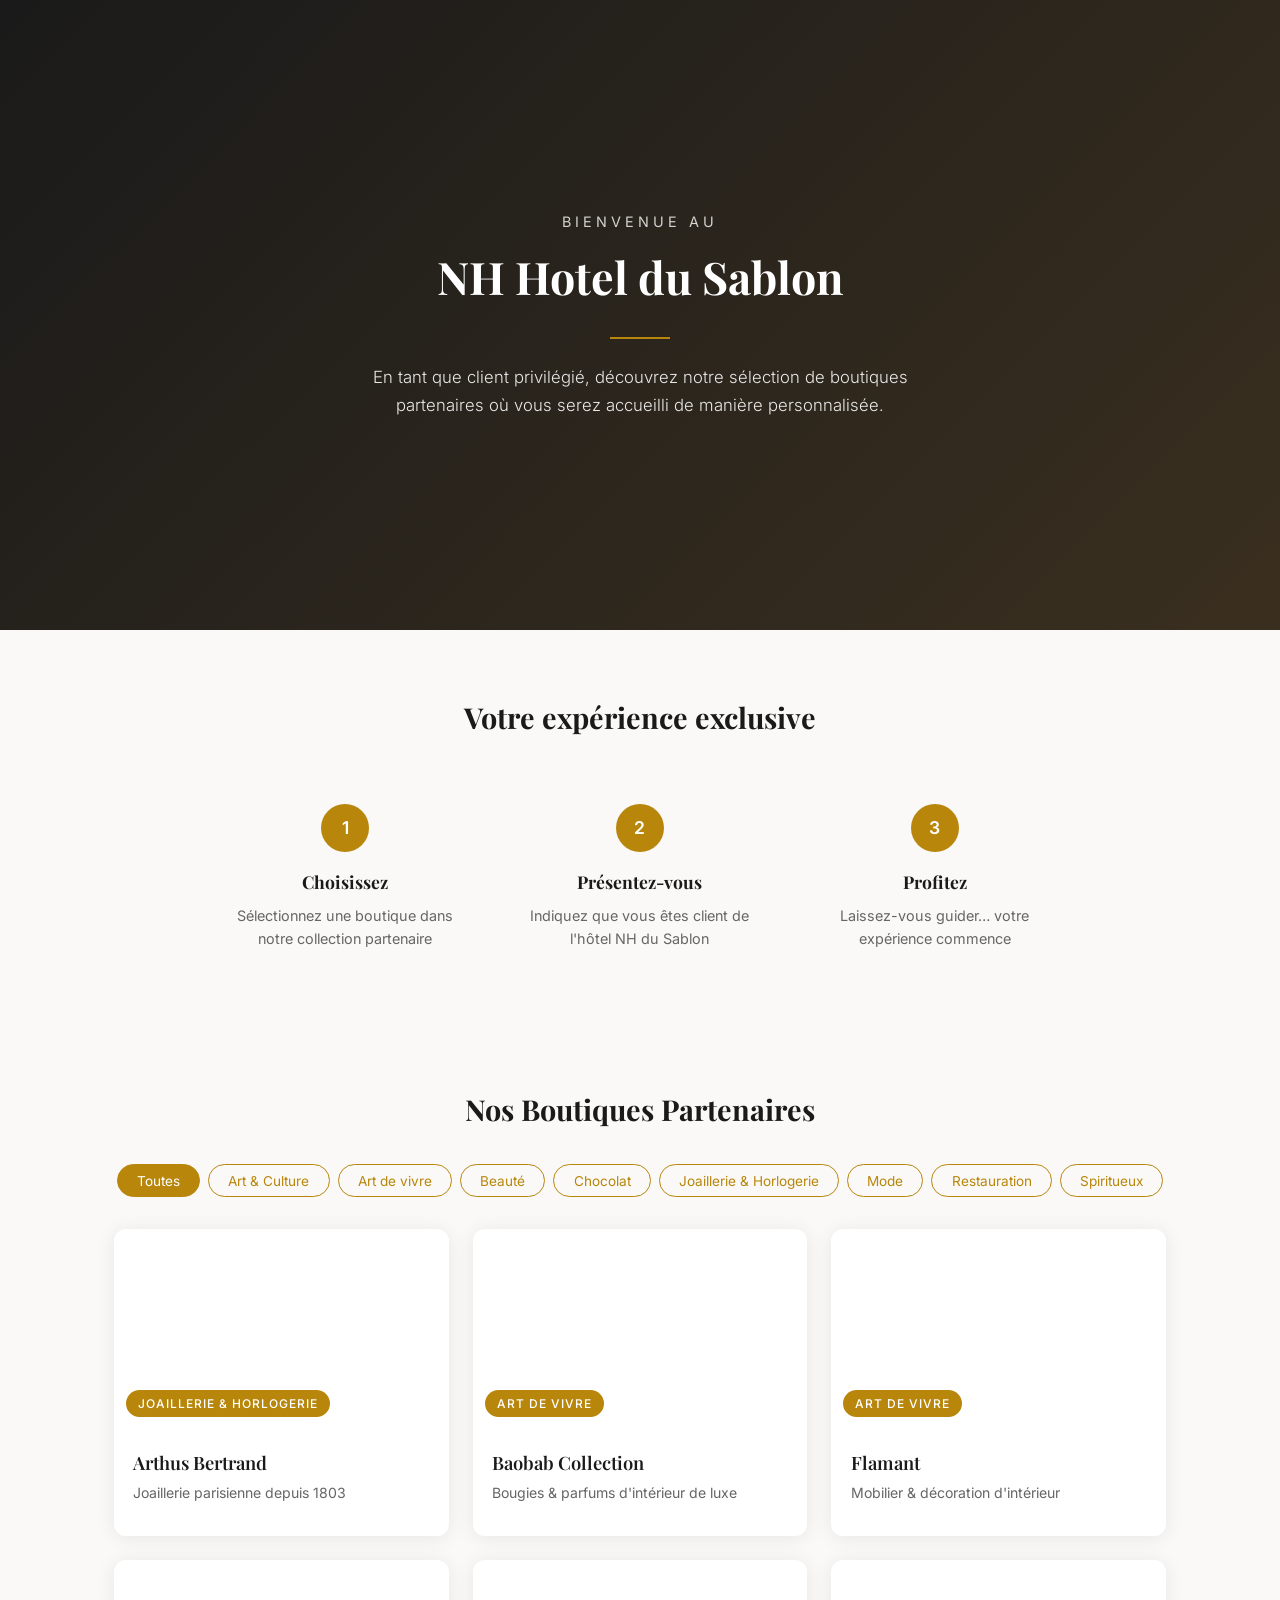
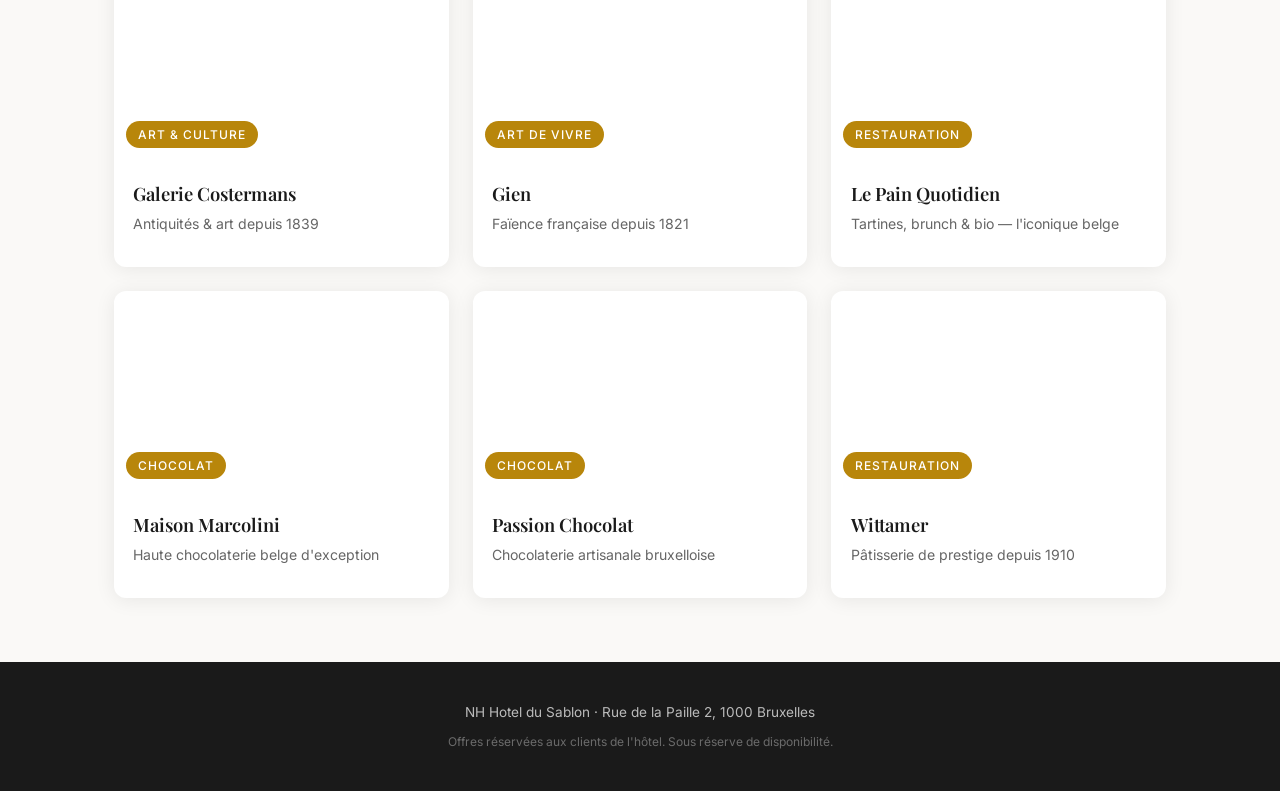
<file: index.html>
<!DOCTYPE html>
<html lang="fr">
<head>
    <meta charset="UTF-8">
    <meta name="viewport" content="width=device-width, initial-scale=1.0">
    <title>NH Hotel du Sablon — Boutiques Partenaires</title>
    <link rel="preconnect" href="https://fonts.googleapis.com">
    <link href="https://fonts.googleapis.com/css2?family=Playfair+Display:wght@400;600;700&family=Inter:wght@300;400;500;600&display=swap" rel="stylesheet">
    <link rel="stylesheet" href="style.css">
</head>
<body>

<!-- HERO -->
<header class="hero">
    <div class="hero-overlay"></div>
    <div class="hero-content">
        <p class="hero-subtitle">Bienvenue au</p>
        <h1 class="hero-title">NH Hotel du Sablon</h1>
        <div class="hero-divider"></div>
        <p class="hero-text">En tant que client privilégié, découvrez notre sélection de boutiques partenaires où vous serez accueilli de manière personnalisée.</p>
    </div>
</header>

<!-- HOW IT WORKS -->
<section class="how-it-works">
    <h2>Votre expérience exclusive</h2>
    <div class="steps">
        <div class="step">
            <div class="step-icon">1</div>
            <h3>Choisissez</h3>
            <p>Sélectionnez une boutique dans notre collection partenaire</p>
        </div>
        <div class="step">
            <div class="step-icon">2</div>
            <h3>Présentez-vous</h3>
            <p>Indiquez que vous êtes client de l'hôtel NH du Sablon</p>
        </div>
        <div class="step">
            <div class="step-icon">3</div>
            <h3>Profitez</h3>
            <p>Laissez-vous guider… votre expérience commence</p>
        </div>
    </div>
</section>

<!-- BOUTIQUES -->
<section class="boutiques" id="boutiques">
    <h2>Nos Boutiques Partenaires</h2>

    <!-- Filter -->
    <div class="filters">
        <button class="filter-btn active" data-filter="all">Toutes</button>
        <button class="filter-btn" data-filter="art">Art & Culture</button>
        <button class="filter-btn" data-filter="art-de-vivre">Art de vivre</button>
        <button class="filter-btn" data-filter="beaute">Beauté</button>
        <button class="filter-btn" data-filter="chocolat">Chocolat</button>
        <button class="filter-btn" data-filter="joaillerie">Joaillerie & Horlogerie</button>
        <button class="filter-btn" data-filter="mode">Mode</button>
        <button class="filter-btn" data-filter="restauration">Restauration</button>
        <button class="filter-btn" data-filter="spiritueux">Spiritueux</button>
    </div>

    <div class="boutiques-grid" id="boutiques-grid">
        <!-- Filled by JS -->
    </div>
</section>

<!-- BOUTIQUE DETAIL MODAL -->
<div class="modal-overlay" id="modal-overlay">
    <div class="modal" id="modal">
        <button class="modal-close" id="modal-close">&times;</button>
        <div class="modal-img" id="modal-img"></div>
        <div class="modal-body">
            <span class="modal-category" id="modal-category"></span>
            <h2 id="modal-name"></h2>
            <p class="modal-description" id="modal-description"></p>

            <div class="modal-info">
                <div class="modal-info-item">
                    <span class="modal-info-label">Adresse</span>
                    <span id="modal-address"></span>
                </div>
                <div class="modal-info-item">
                    <span class="modal-info-label">Horaires</span>
                    <span id="modal-hours"></span>
                </div>
            </div>

            <div class="modal-actions">
                <a class="btn btn-primary" id="modal-map" href="#" target="_blank" rel="noopener">Itinéraire</a>
                <a class="btn btn-secondary" id="modal-phone" href="#">Appeler</a>
                <a class="btn btn-outline" id="modal-website" href="#" target="_blank" rel="noopener">Site web</a>
                <a class="btn btn-outline" id="modal-instagram" href="#" target="_blank" rel="noopener">Instagram</a>
            </div>
        </div>
    </div>
</div>

<!-- FOOTER -->
<footer class="footer">
    <p>NH Hotel du Sablon &middot; Rue de la Paille 2, 1000 Bruxelles</p>
    <p class="footer-small">Offres réservées aux clients de l'hôtel. Sous réserve de disponibilité.</p>
</footer>

<script src="data.js"></script>
<script src="app.js"></script>
</body>
</html>
</file>
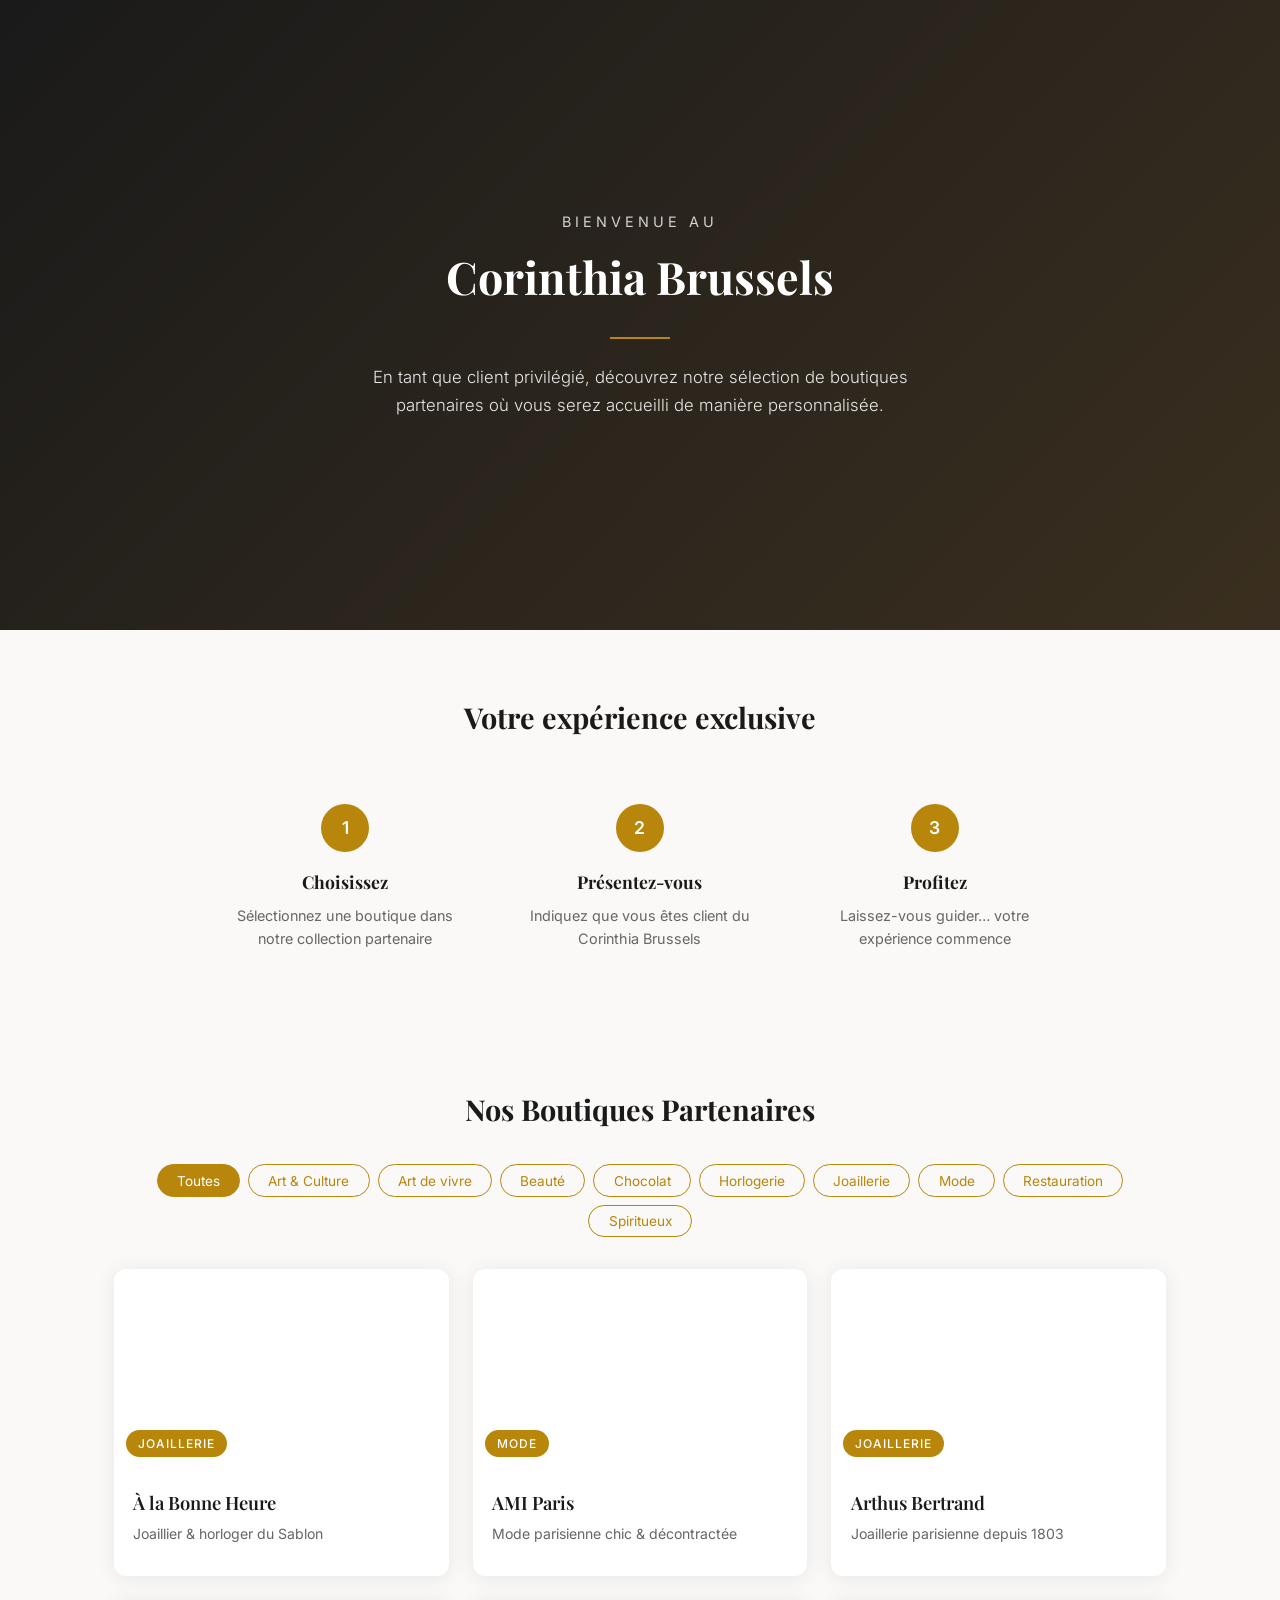
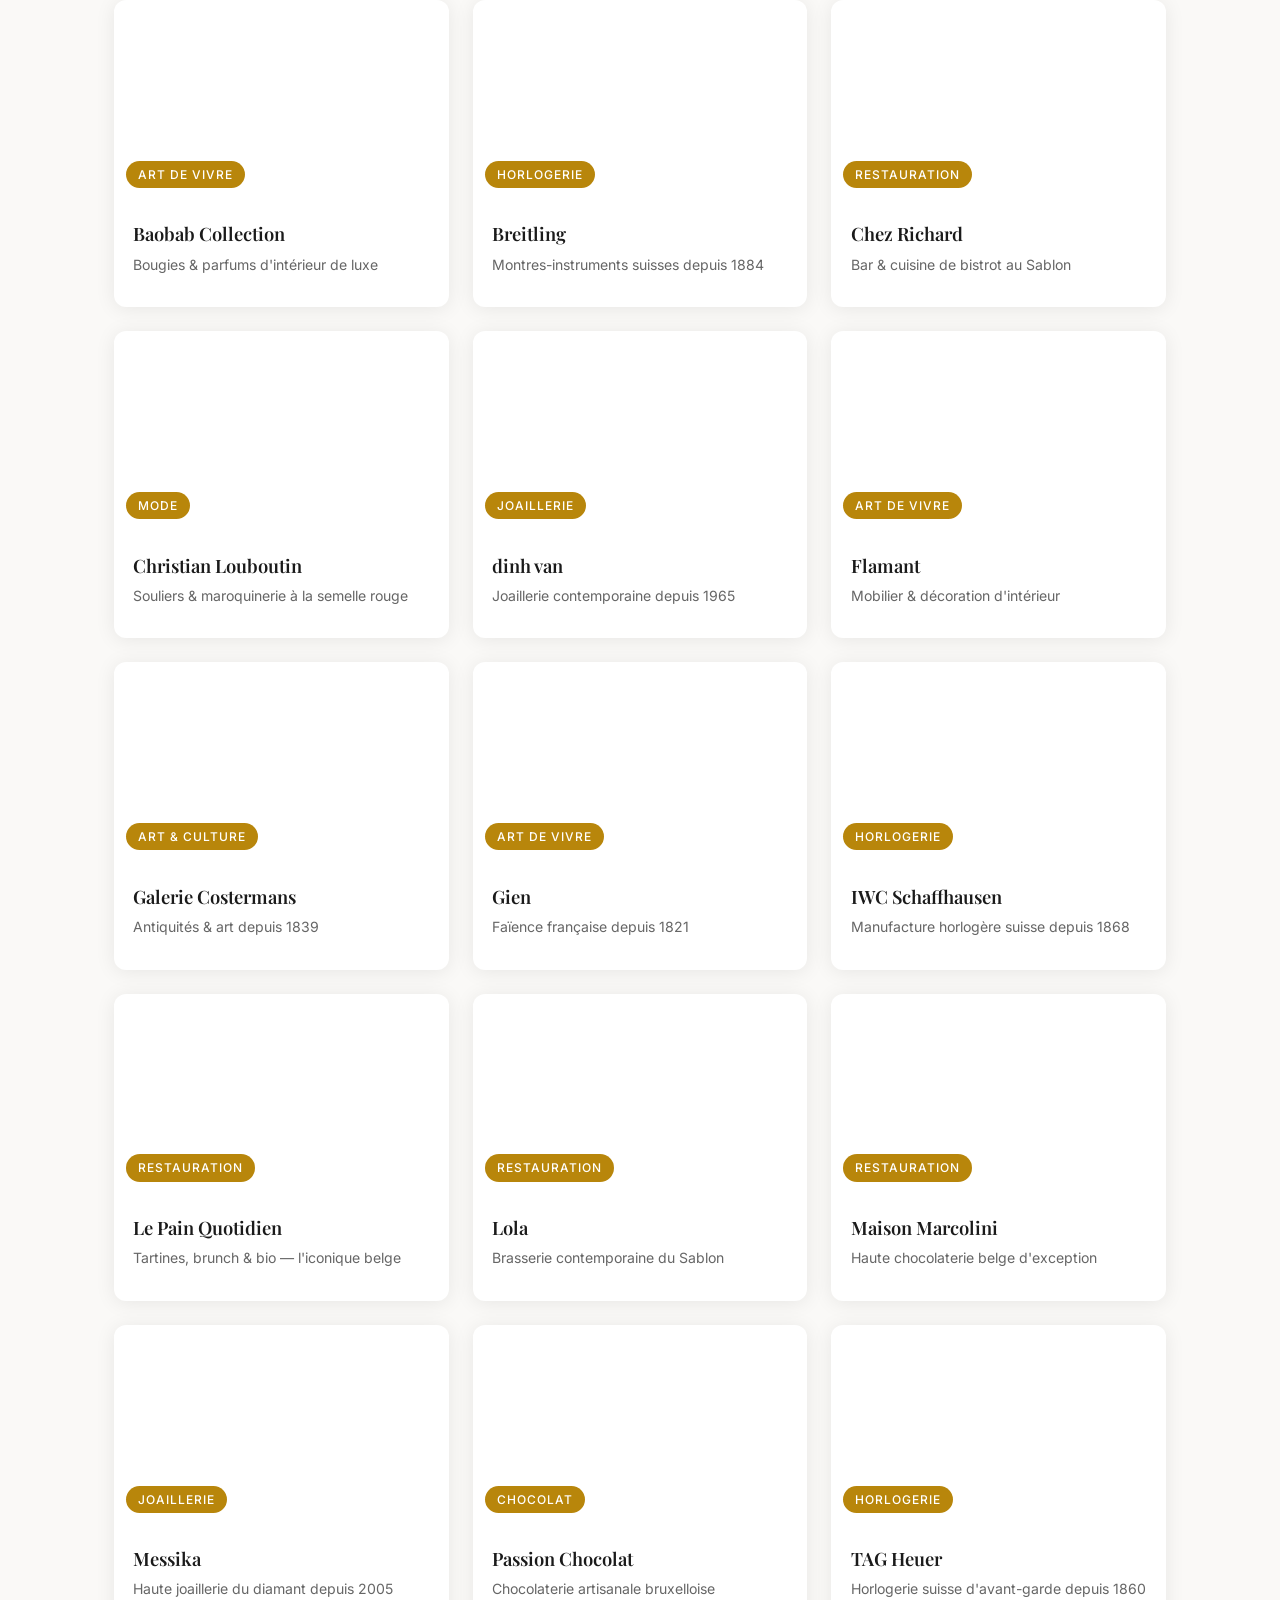
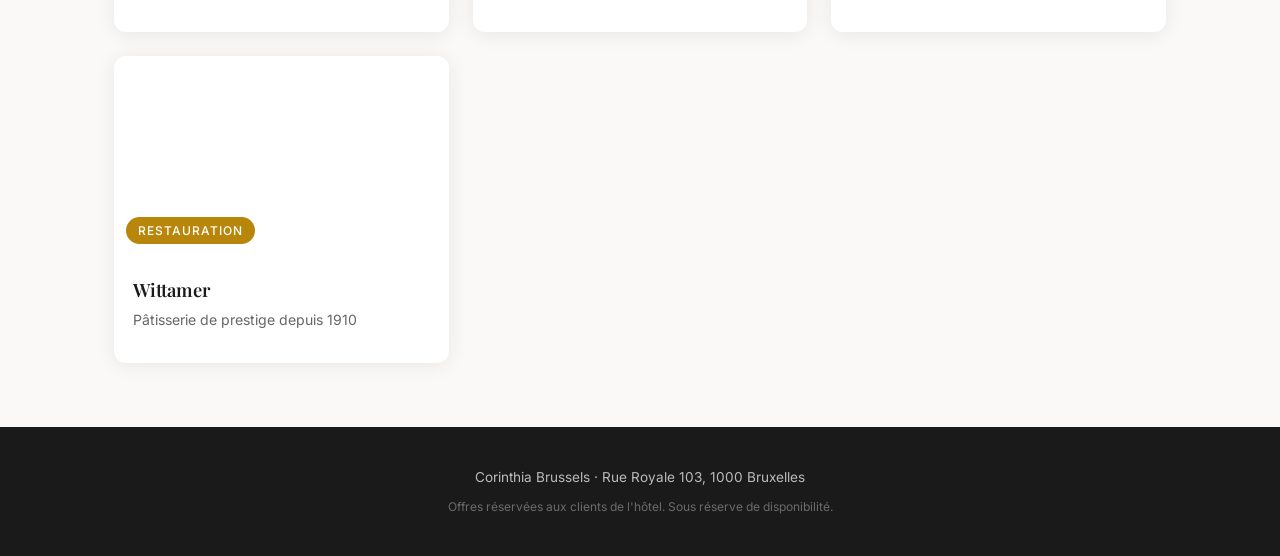
<file: corinthia/index.html>
<!DOCTYPE html>
<html lang="fr">
<head>
    <meta charset="UTF-8">
    <meta name="viewport" content="width=device-width, initial-scale=1.0">
    <title>Corinthia Brussels — Boutiques Partenaires</title>
    <link rel="preconnect" href="https://fonts.googleapis.com">
    <link href="https://fonts.googleapis.com/css2?family=Playfair+Display:wght@400;600;700&family=Inter:wght@300;400;500;600&display=swap" rel="stylesheet">
    <link rel="stylesheet" href="style.css">
</head>
<body>

<!-- HERO -->
<header class="hero">
    <div class="hero-overlay"></div>
    <div class="hero-content">
        <p class="hero-subtitle">Bienvenue au</p>
        <h1 class="hero-title">Corinthia Brussels</h1>
        <div class="hero-divider"></div>
        <p class="hero-text">En tant que client privilégié, découvrez notre sélection de boutiques partenaires où vous serez accueilli de manière personnalisée.</p>
    </div>
</header>

<!-- HOW IT WORKS -->
<section class="how-it-works">
    <h2>Votre expérience exclusive</h2>
    <div class="steps">
        <div class="step">
            <div class="step-icon">1</div>
            <h3>Choisissez</h3>
            <p>Sélectionnez une boutique dans notre collection partenaire</p>
        </div>
        <div class="step">
            <div class="step-icon">2</div>
            <h3>Présentez-vous</h3>
            <p>Indiquez que vous êtes client du Corinthia Brussels</p>
        </div>
        <div class="step">
            <div class="step-icon">3</div>
            <h3>Profitez</h3>
            <p>Laissez-vous guider… votre expérience commence</p>
        </div>
    </div>
</section>

<!-- BOUTIQUES -->
<section class="boutiques" id="boutiques">
    <h2>Nos Boutiques Partenaires</h2>

    <!-- Filter -->
    <div class="filters">
        <button class="filter-btn active" data-filter="all">Toutes</button>
        <button class="filter-btn" data-filter="art">Art & Culture</button>
        <button class="filter-btn" data-filter="art-de-vivre">Art de vivre</button>
        <button class="filter-btn" data-filter="beaute">Beauté</button>
        <button class="filter-btn" data-filter="chocolat">Chocolat</button>
        <button class="filter-btn" data-filter="horlogerie">Horlogerie</button>
        <button class="filter-btn" data-filter="joaillerie">Joaillerie</button>
        <button class="filter-btn" data-filter="mode">Mode</button>
        <button class="filter-btn" data-filter="restauration">Restauration</button>
        <button class="filter-btn" data-filter="spiritueux">Spiritueux</button>
    </div>

    <div class="boutiques-grid" id="boutiques-grid">
        <!-- Filled by JS -->
    </div>
</section>

<!-- BOUTIQUE DETAIL MODAL -->
<div class="modal-overlay" id="modal-overlay">
    <div class="modal" id="modal">
        <button class="modal-close" id="modal-close">&times;</button>
        <div class="modal-img" id="modal-img"></div>
        <div class="modal-body">
            <span class="modal-category" id="modal-category"></span>
            <h2 id="modal-name"></h2>
            <p class="modal-description" id="modal-description"></p>

            <div class="modal-info">
                <div class="modal-info-item">
                    <span class="modal-info-label">Adresse</span>
                    <span id="modal-address"></span>
                </div>
                <div class="modal-info-item">
                    <span class="modal-info-label">Horaires</span>
                    <span id="modal-hours"></span>
                </div>
            </div>

            <div class="modal-actions">
                <a class="btn btn-primary" id="modal-map" href="#" target="_blank" rel="noopener">Itinéraire</a>
                <a class="btn btn-secondary" id="modal-phone" href="#">Appeler</a>
                <a class="btn btn-outline" id="modal-website" href="#" target="_blank" rel="noopener">Site web</a>
                <a class="btn btn-outline" id="modal-instagram" href="#" target="_blank" rel="noopener">Instagram</a>
            </div>
        </div>
    </div>
</div>

<!-- FOOTER -->
<footer class="footer">
    <p>Corinthia Brussels &middot; Rue Royale 103, 1000 Bruxelles</p>
    <p class="footer-small">Offres réservées aux clients de l'hôtel. Sous réserve de disponibilité.</p>
</footer>

<script src="data.js"></script>
<script src="app.js"></script>
</body>
</html>
</file>
<file: style.css>
/* ===== RESET & BASE ===== */
*, *::before, *::after { margin: 0; padding: 0; box-sizing: border-box; }

:root {
    --gold: #b8860b;
    --gold-light: #d4a843;
    --dark: #1a1a1a;
    --dark-soft: #2c2c2c;
    --text: #333;
    --text-light: #666;
    --bg: #faf9f7;
    --white: #ffffff;
    --radius: 12px;
    --shadow: 0 2px 20px rgba(0,0,0,0.08);
    --shadow-lg: 0 8px 40px rgba(0,0,0,0.12);
}

html { scroll-behavior: smooth; }

body {
    font-family: 'Inter', -apple-system, BlinkMacSystemFont, sans-serif;
    color: var(--text);
    background: var(--bg);
    line-height: 1.6;
    -webkit-font-smoothing: antialiased;
}

h1, h2, h3 { font-family: 'Playfair Display', Georgia, serif; }

/* ===== HERO ===== */
.hero {
    position: relative;
    min-height: 70vh;
    display: flex;
    align-items: center;
    justify-content: center;
    text-align: center;
    background: linear-gradient(135deg, var(--dark) 0%, #3a2f1f 100%);
    color: var(--white);
    overflow: hidden;
}

.hero-overlay {
    position: absolute;
    inset: 0;
    background: url('https://images.unsplash.com/photo-1566073771259-6a8506099945?w=1200&q=80') center/cover;
    opacity: 0.25;
}

.hero-content {
    position: relative;
    z-index: 1;
    max-width: 600px;
    padding: 2rem;
}

.hero-subtitle {
    font-size: 0.9rem;
    text-transform: uppercase;
    letter-spacing: 4px;
    opacity: 0.8;
    margin-bottom: 0.5rem;
}

.hero-title {
    font-size: 2.8rem;
    font-weight: 700;
    margin-bottom: 1rem;
}

.hero-divider {
    width: 60px;
    height: 2px;
    background: var(--gold);
    margin: 1.5rem auto;
}

.hero-text {
    font-size: 1.05rem;
    line-height: 1.7;
    opacity: 0.9;
    font-weight: 300;
}

/* ===== HOW IT WORKS ===== */
.how-it-works {
    padding: 4rem 1.5rem;
    text-align: center;
    max-width: 900px;
    margin: 0 auto;
}

.how-it-works h2 {
    font-size: 1.8rem;
    margin-bottom: 2.5rem;
    color: var(--dark);
}

.steps {
    display: grid;
    grid-template-columns: repeat(auto-fit, minmax(200px, 1fr));
    gap: 2rem;
}

.step { padding: 1.5rem 1rem; }

.step-icon {
    width: 48px;
    height: 48px;
    border-radius: 50%;
    background: var(--gold);
    color: var(--white);
    display: flex;
    align-items: center;
    justify-content: center;
    font-weight: 600;
    font-size: 1.1rem;
    margin: 0 auto 1rem;
}

.step h3 {
    font-size: 1.1rem;
    margin-bottom: 0.5rem;
    color: var(--dark);
}

.step p {
    font-size: 0.9rem;
    color: var(--text-light);
}

/* ===== FILTERS ===== */
.boutiques {
    padding: 3rem 1.5rem 4rem;
    max-width: 1100px;
    margin: 0 auto;
}

.boutiques h2 {
    text-align: center;
    font-size: 1.8rem;
    margin-bottom: 2rem;
    color: var(--dark);
}

.filters {
    display: flex;
    flex-wrap: wrap;
    gap: 0.5rem;
    justify-content: center;
    margin-bottom: 2rem;
}

.filter-btn {
    border: 1.5px solid var(--gold);
    background: transparent;
    color: var(--gold);
    padding: 0.45rem 1.2rem;
    border-radius: 30px;
    font-size: 0.85rem;
    font-family: 'Inter', sans-serif;
    cursor: pointer;
    transition: all 0.2s;
}

.filter-btn:hover,
.filter-btn.active {
    background: var(--gold);
    color: var(--white);
}

/* ===== BOUTIQUE CARDS ===== */
.boutiques-grid {
    display: grid;
    grid-template-columns: repeat(auto-fill, minmax(300px, 1fr));
    gap: 1.5rem;
}

.card {
    background: var(--white);
    border-radius: var(--radius);
    overflow: hidden;
    box-shadow: var(--shadow);
    cursor: pointer;
    transition: transform 0.2s, box-shadow 0.2s;
}

.card:hover {
    transform: translateY(-4px);
    box-shadow: var(--shadow-lg);
}

.card-img {
    height: 200px;
    background-size: cover;
    background-position: center;
    position: relative;
}

.card-category {
    position: absolute;
    bottom: 12px;
    left: 12px;
    background: var(--gold);
    color: var(--white);
    padding: 0.25rem 0.75rem;
    border-radius: 20px;
    font-size: 0.75rem;
    font-weight: 500;
    text-transform: uppercase;
    letter-spacing: 1px;
}

.card-body { padding: 1.2rem; }

.card-name {
    font-size: 1.15rem;
    font-weight: 600;
    margin-bottom: 0.3rem;
    color: var(--dark);
}

.card-desc {
    font-size: 0.88rem;
    color: var(--text-light);
    margin-bottom: 0.75rem;
    display: -webkit-box;
    -webkit-line-clamp: 2;
    -webkit-box-orient: vertical;
    overflow: hidden;
}

/* ===== MODAL ===== */
.modal-overlay {
    position: fixed;
    inset: 0;
    background: rgba(0,0,0,0.6);
    z-index: 1000;
    display: none;
    align-items: center;
    justify-content: center;
    padding: 1rem;
    overflow-y: auto;
}

.modal-overlay.active { display: flex; }

.modal {
    background: var(--white);
    border-radius: var(--radius);
    max-width: 600px;
    width: 100%;
    max-height: 90vh;
    overflow-y: auto;
    position: relative;
}

.modal-close {
    position: absolute;
    top: 12px;
    right: 16px;
    background: rgba(0,0,0,0.5);
    border: none;
    color: var(--white);
    font-size: 1.5rem;
    width: 36px;
    height: 36px;
    border-radius: 50%;
    cursor: pointer;
    z-index: 10;
    display: flex;
    align-items: center;
    justify-content: center;
}

.modal-img {
    height: 250px;
    background-size: cover;
    background-position: center;
}

.modal-body { padding: 1.5rem; }

.modal-category {
    display: inline-block;
    background: var(--gold);
    color: var(--white);
    padding: 0.2rem 0.65rem;
    border-radius: 20px;
    font-size: 0.72rem;
    text-transform: uppercase;
    letter-spacing: 1px;
    margin-bottom: 0.75rem;
}

.modal-body h2 {
    font-size: 1.5rem;
    margin-bottom: 0.75rem;
    color: var(--dark);
}

.modal-description {
    color: var(--text-light);
    font-size: 0.92rem;
    margin-bottom: 1.25rem;
    line-height: 1.7;
}

.modal-info {
    border-top: 1px solid #eee;
    padding-top: 1rem;
    margin-bottom: 1rem;
}

.modal-info-item {
    display: flex;
    gap: 0.75rem;
    margin-bottom: 0.6rem;
    font-size: 0.88rem;
}

.modal-info-label {
    font-weight: 600;
    min-width: 70px;
    color: var(--dark);
}

.modal-actions {
    display: flex;
    flex-wrap: wrap;
    gap: 0.5rem;
}

.btn {
    padding: 0.55rem 1.1rem;
    border-radius: 8px;
    font-size: 0.85rem;
    font-weight: 500;
    text-decoration: none;
    text-align: center;
    transition: all 0.2s;
    font-family: 'Inter', sans-serif;
}

.btn-primary {
    background: var(--gold);
    color: var(--white);
}

.btn-primary:hover { background: var(--gold-light); }

.btn-secondary {
    background: var(--dark);
    color: var(--white);
}

.btn-secondary:hover { background: var(--dark-soft); }

.btn-outline {
    border: 1.5px solid var(--dark);
    color: var(--dark);
    background: transparent;
}

.btn-outline:hover {
    background: var(--dark);
    color: var(--white);
}

/* Hide buttons with empty href */
.btn[href=""], .btn[href="#"] { display: none; }

/* ===== FOOTER ===== */
.footer {
    text-align: center;
    padding: 2.5rem 1.5rem;
    background: var(--dark);
    color: rgba(255,255,255,0.7);
    font-size: 0.85rem;
}

.footer-small {
    font-size: 0.75rem;
    opacity: 0.5;
    margin-top: 0.5rem;
}

/* ===== RESPONSIVE ===== */
@media (max-width: 600px) {
    .hero { min-height: 60vh; }
    .hero-title { font-size: 2rem; }
    .hero-text { font-size: 0.95rem; }
    .boutiques-grid { grid-template-columns: 1fr; }
    .modal-img { height: 180px; }
    .modal-actions { flex-direction: column; }
    .btn { width: 100%; }
}
</file>
<file: corinthia/style.css>
/* ===== RESET & BASE ===== */
*, *::before, *::after { margin: 0; padding: 0; box-sizing: border-box; }

:root {
    --gold: #b8860b;
    --gold-light: #d4a843;
    --dark: #1a1a1a;
    --dark-soft: #2c2c2c;
    --text: #333;
    --text-light: #666;
    --bg: #faf9f7;
    --white: #ffffff;
    --radius: 12px;
    --shadow: 0 2px 20px rgba(0,0,0,0.08);
    --shadow-lg: 0 8px 40px rgba(0,0,0,0.12);
}

html { scroll-behavior: smooth; }

body {
    font-family: 'Inter', -apple-system, BlinkMacSystemFont, sans-serif;
    color: var(--text);
    background: var(--bg);
    line-height: 1.6;
    -webkit-font-smoothing: antialiased;
}

h1, h2, h3 { font-family: 'Playfair Display', Georgia, serif; }

/* ===== HERO ===== */
.hero {
    position: relative;
    min-height: 70vh;
    display: flex;
    align-items: center;
    justify-content: center;
    text-align: center;
    background: linear-gradient(135deg, var(--dark) 0%, #3a2f1f 100%);
    color: var(--white);
    overflow: hidden;
}

.hero-overlay {
    position: absolute;
    inset: 0;
    background: url('https://www.corinthia.com/globalassets/a_new-folders-organisation-project/properties/brussels/images/owned-photography/facade--public-spaces/lobby/palm-court/corinthia_brussels_palmcourt_whatthefox-0409.jpg') center/cover;
    opacity: 0.30;
}

.hero-content {
    position: relative;
    z-index: 1;
    max-width: 600px;
    padding: 2rem;
}

.hero-subtitle {
    font-size: 0.9rem;
    text-transform: uppercase;
    letter-spacing: 4px;
    opacity: 0.8;
    margin-bottom: 0.5rem;
}

.hero-title {
    font-size: 2.8rem;
    font-weight: 700;
    margin-bottom: 1rem;
}

.hero-divider {
    width: 60px;
    height: 2px;
    background: var(--gold);
    margin: 1.5rem auto;
}

.hero-text {
    font-size: 1.05rem;
    line-height: 1.7;
    opacity: 0.9;
    font-weight: 300;
}

/* ===== HOW IT WORKS ===== */
.how-it-works {
    padding: 4rem 1.5rem;
    text-align: center;
    max-width: 900px;
    margin: 0 auto;
}

.how-it-works h2 {
    font-size: 1.8rem;
    margin-bottom: 2.5rem;
    color: var(--dark);
}

.steps {
    display: grid;
    grid-template-columns: repeat(auto-fit, minmax(200px, 1fr));
    gap: 2rem;
}

.step { padding: 1.5rem 1rem; }

.step-icon {
    width: 48px;
    height: 48px;
    border-radius: 50%;
    background: var(--gold);
    color: var(--white);
    display: flex;
    align-items: center;
    justify-content: center;
    font-weight: 600;
    font-size: 1.1rem;
    margin: 0 auto 1rem;
}

.step h3 {
    font-size: 1.1rem;
    margin-bottom: 0.5rem;
    color: var(--dark);
}

.step p {
    font-size: 0.9rem;
    color: var(--text-light);
}

/* ===== FILTERS ===== */
.boutiques {
    padding: 3rem 1.5rem 4rem;
    max-width: 1100px;
    margin: 0 auto;
}

.boutiques h2 {
    text-align: center;
    font-size: 1.8rem;
    margin-bottom: 2rem;
    color: var(--dark);
}

.filters {
    display: flex;
    flex-wrap: wrap;
    gap: 0.5rem;
    justify-content: center;
    margin-bottom: 2rem;
}

.filter-btn {
    border: 1.5px solid var(--gold);
    background: transparent;
    color: var(--gold);
    padding: 0.45rem 1.2rem;
    border-radius: 30px;
    font-size: 0.85rem;
    font-family: 'Inter', sans-serif;
    cursor: pointer;
    transition: all 0.2s;
}

.filter-btn:hover,
.filter-btn.active {
    background: var(--gold);
    color: var(--white);
}

/* ===== BOUTIQUE CARDS ===== */
.boutiques-grid {
    display: grid;
    grid-template-columns: repeat(auto-fill, minmax(300px, 1fr));
    gap: 1.5rem;
}

.card {
    background: var(--white);
    border-radius: var(--radius);
    overflow: hidden;
    box-shadow: var(--shadow);
    cursor: pointer;
    transition: transform 0.2s, box-shadow 0.2s;
}

.card:hover {
    transform: translateY(-4px);
    box-shadow: var(--shadow-lg);
}

.card-img {
    height: 200px;
    background-size: cover;
    background-position: center;
    position: relative;
}

.card-category {
    position: absolute;
    bottom: 12px;
    left: 12px;
    background: var(--gold);
    color: var(--white);
    padding: 0.25rem 0.75rem;
    border-radius: 20px;
    font-size: 0.75rem;
    font-weight: 500;
    text-transform: uppercase;
    letter-spacing: 1px;
}

.card-body { padding: 1.2rem; }

.card-name {
    font-size: 1.15rem;
    font-weight: 600;
    margin-bottom: 0.3rem;
    color: var(--dark);
}

.card-desc {
    font-size: 0.88rem;
    color: var(--text-light);
    margin-bottom: 0.75rem;
    display: -webkit-box;
    -webkit-line-clamp: 2;
    -webkit-box-orient: vertical;
    overflow: hidden;
}

/* ===== MODAL ===== */
.modal-overlay {
    position: fixed;
    inset: 0;
    background: rgba(0,0,0,0.6);
    z-index: 1000;
    display: none;
    align-items: center;
    justify-content: center;
    padding: 1rem;
    overflow-y: auto;
}

.modal-overlay.active { display: flex; }

.modal {
    background: var(--white);
    border-radius: var(--radius);
    max-width: 600px;
    width: 100%;
    max-height: 90vh;
    overflow-y: auto;
    position: relative;
}

.modal-close {
    position: absolute;
    top: 12px;
    right: 16px;
    background: rgba(0,0,0,0.5);
    border: none;
    color: var(--white);
    font-size: 1.5rem;
    width: 36px;
    height: 36px;
    border-radius: 50%;
    cursor: pointer;
    z-index: 10;
    display: flex;
    align-items: center;
    justify-content: center;
}

.modal-img {
    height: 250px;
    background-size: cover;
    background-position: center;
}

.modal-body { padding: 1.5rem; }

.modal-category {
    display: inline-block;
    background: var(--gold);
    color: var(--white);
    padding: 0.2rem 0.65rem;
    border-radius: 20px;
    font-size: 0.72rem;
    text-transform: uppercase;
    letter-spacing: 1px;
    margin-bottom: 0.75rem;
}

.modal-body h2 {
    font-size: 1.5rem;
    margin-bottom: 0.75rem;
    color: var(--dark);
}

.modal-description {
    color: var(--text-light);
    font-size: 0.92rem;
    margin-bottom: 1.25rem;
    line-height: 1.7;
}

.modal-info {
    border-top: 1px solid #eee;
    padding-top: 1rem;
    margin-bottom: 1rem;
}

.modal-info-item {
    display: flex;
    gap: 0.75rem;
    margin-bottom: 0.6rem;
    font-size: 0.88rem;
}

.modal-info-label {
    font-weight: 600;
    min-width: 70px;
    color: var(--dark);
}

.modal-actions {
    display: flex;
    flex-wrap: wrap;
    gap: 0.5rem;
}

.btn {
    padding: 0.55rem 1.1rem;
    border-radius: 8px;
    font-size: 0.85rem;
    font-weight: 500;
    text-decoration: none;
    text-align: center;
    transition: all 0.2s;
    font-family: 'Inter', sans-serif;
}

.btn-primary {
    background: var(--gold);
    color: var(--white);
}

.btn-primary:hover { background: var(--gold-light); }

.btn-secondary {
    background: var(--dark);
    color: var(--white);
}

.btn-secondary:hover { background: var(--dark-soft); }

.btn-outline {
    border: 1.5px solid var(--dark);
    color: var(--dark);
    background: transparent;
}

.btn-outline:hover {
    background: var(--dark);
    color: var(--white);
}

/* Hide buttons with empty href */
.btn[href=""], .btn[href="#"] { display: none; }

/* ===== FOOTER ===== */
.footer {
    text-align: center;
    padding: 2.5rem 1.5rem;
    background: var(--dark);
    color: rgba(255,255,255,0.7);
    font-size: 0.85rem;
}

.footer-small {
    font-size: 0.75rem;
    opacity: 0.5;
    margin-top: 0.5rem;
}

/* ===== RESPONSIVE ===== */
@media (max-width: 600px) {
    .hero { min-height: 60vh; }
    .hero-title { font-size: 2rem; }
    .hero-text { font-size: 0.95rem; }
    .boutiques-grid { grid-template-columns: 1fr; }
    .modal-img { height: 180px; }
    .modal-actions { flex-direction: column; }
    .btn { width: 100%; }
}
</file>
